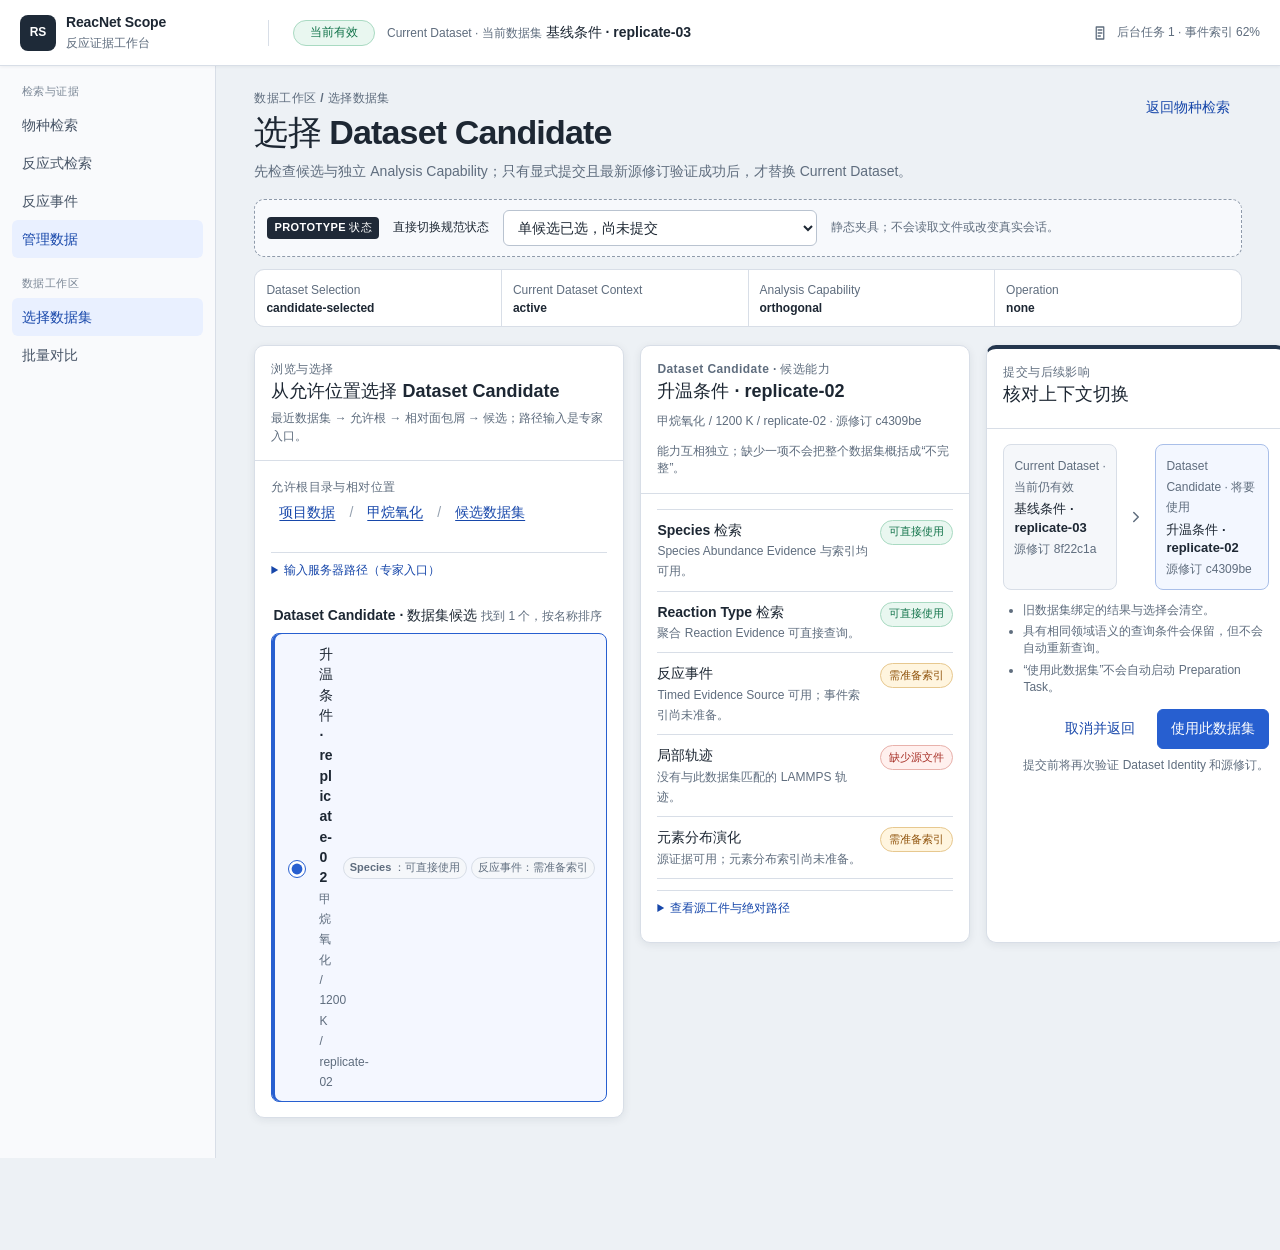
<file: scripts/webapp_dash/prototypes/dataset-selection-prototype/index.html>
<!doctype html>
<html lang="zh-CN">
  <head>
    <meta charset="utf-8" />
    <meta name="viewport" content="width=device-width, initial-scale=1" />
    <meta name="color-scheme" content="light" />
    <title>选择数据集 · ReacNet Scope UI prototype</title>
    <link rel="stylesheet" href="prototype.css" />
  </head>
  <body>
    <!--
      Three variants of the dedicated dataset-selection page, switchable via
      ?variant=, on a throwaway route beside the existing Dash app.
    -->
    <div id="prototype-root"></div>
    <div id="prototype-announcer" class="sr-only" aria-live="polite"></div>
    <script src="prototype.js"></script>
  </body>
</html>
</file>
<file: scripts/webapp_dash/prototypes/dataset-selection-prototype/prototype.css>
:root {
  --surface: #ffffff;
  --surface-subtle: #f5f7fa;
  --surface-quiet: #eef2f6;
  --canvas: #edf1f5;
  --border: #d8dee7;
  --border-strong: #b9c3d0;
  --text: #1d2733;
  --text-muted: #5f6d7e;
  --action: #275fd0;
  --action-hover: #1747aa;
  --action-soft: #e9f0ff;
  --focus: #8c52ff;
  --success: #12734a;
  --success-bg: #e9f7f0;
  --success-border: #a9dac2;
  --warning: #8e5109;
  --warning-bg: #fff5df;
  --warning-border: #e7c88f;
  --danger: #a83229;
  --danger-bg: #fff0ee;
  --danger-border: #e8b1ab;
  --info-bg: #edf4ff;
  --info-border: #b8cff6;
  --radius-sm: 6px;
  --radius: 10px;
  --shadow: 0 2px 8px rgb(29 39 51 / 8%);
  --space-1: 4px;
  --space-2: 8px;
  --space-3: 12px;
  --space-4: 16px;
  --space-5: 24px;
  --space-6: 32px;
  font-family: Inter, -apple-system, BlinkMacSystemFont, "Segoe UI", "PingFang SC",
    "Hiragino Sans GB", "Microsoft YaHei", sans-serif;
  color: var(--text);
  background: var(--canvas);
  font-synthesis: none;
}

* {
  box-sizing: border-box;
}

html,
body {
  min-width: 0;
  min-height: 100%;
  margin: 0;
  background: var(--canvas);
}

body {
  min-width: 0;
  padding-bottom: 92px;
  font-size: 14px;
  line-height: 1.45;
  overflow-x: hidden;
}

button,
input,
select {
  font: inherit;
}

button,
select,
input[type="text"] {
  min-height: 36px;
}

button,
select,
input,
summary {
  border-radius: var(--radius-sm);
}

button:focus-visible,
select:focus-visible,
input:focus-visible,
summary:focus-visible,
a:focus-visible {
  outline: 3px solid color-mix(in srgb, var(--focus) 72%, white);
  outline-offset: 2px;
}

button {
  border: 1px solid var(--border-strong);
  background: var(--surface);
  color: var(--text);
  cursor: pointer;
}

button:hover:not(:disabled) {
  border-color: #8c98a8;
  background: var(--surface-subtle);
}

button:disabled {
  cursor: not-allowed;
  opacity: 0.62;
}

.sr-only {
  position: absolute;
  width: 1px;
  height: 1px;
  padding: 0;
  margin: -1px;
  overflow: hidden;
  clip: rect(0, 0, 0, 0);
  white-space: nowrap;
  border: 0;
}

.app-shell {
  min-width: 0;
  min-height: 100vh;
}

.global-context {
  position: relative;
  z-index: 5;
  display: grid;
  grid-template-columns: minmax(190px, 224px) minmax(0, 1fr) auto;
  min-height: 66px;
  align-items: center;
  gap: var(--space-5);
  padding: 10px 20px;
  border-bottom: 1px solid var(--border);
  background: var(--surface);
  box-shadow: 0 1px 3px rgb(29 39 51 / 6%);
}

.brand-lockup,
.global-dataset,
.task-summary,
.mobile-nav,
.page-heading-row,
.row,
.button-row,
.candidate-heading,
.impact-pair,
.context-compare,
.capability-line,
.prototype-switcher,
.prototype-state-control,
.crumbs,
.recent-list {
  display: flex;
  align-items: center;
}

.brand-lockup {
  gap: 10px;
}

.brand-mark {
  display: grid;
  width: 36px;
  height: 36px;
  flex: 0 0 auto;
  place-items: center;
  border-radius: 8px;
  background: #1e2a38;
  color: #fff;
  font-size: 12px;
  font-weight: 800;
}

.brand-name {
  display: block;
  font-weight: 750;
  letter-spacing: -0.01em;
}

.brand-subtitle,
.meta-label,
.eyebrow,
.panel-kicker,
.field-note,
.candidate-path,
.capability-reason,
.state-axis-label,
.step-copy,
.tree-meta,
.table-path,
.muted {
  color: var(--text-muted);
}

.brand-subtitle,
.meta-label,
.panel-kicker,
.eyebrow,
.state-axis-label,
.tree-meta,
.table-path {
  font-size: 12px;
}

.global-dataset {
  min-width: 0;
  gap: 12px;
  padding-left: var(--space-5);
  border-left: 1px solid var(--border);
}

.global-dataset-copy {
  min-width: 0;
}

.global-dataset-name {
  overflow: hidden;
  font-size: 14px;
  font-weight: 700;
  text-overflow: ellipsis;
  white-space: nowrap;
}

.status-mark {
  display: inline-flex;
  min-width: 82px;
  min-height: 26px;
  align-items: center;
  justify-content: center;
  padding: 3px 9px;
  border: 1px solid var(--border);
  border-radius: 999px;
  background: var(--surface-subtle);
  color: var(--text-muted);
  font-size: 12px;
  font-weight: 700;
  white-space: nowrap;
}

.status-mark.ready,
.cap-badge.ready {
  border-color: var(--success-border);
  background: var(--success-bg);
  color: var(--success);
}

.status-mark.warning,
.cap-badge.needs-preparation,
.cap-badge.stale {
  border-color: var(--warning-border);
  background: var(--warning-bg);
  color: var(--warning);
}

.status-mark.danger,
.cap-badge.missing-source,
.cap-badge.invalid {
  border-color: var(--danger-border);
  background: var(--danger-bg);
  color: var(--danger);
}

.task-summary {
  gap: 8px;
  color: var(--text-muted);
  font-size: 12px;
  white-space: nowrap;
}

.task-icon,
.svg-icon {
  width: 18px;
  height: 18px;
  flex: 0 0 auto;
}

.workspace-shell {
  display: grid;
  grid-template-columns: 216px minmax(0, 1fr);
  min-width: 0;
}

.side-nav {
  min-height: calc(100vh - 66px);
  padding: 18px 12px;
  border-right: 1px solid var(--border);
  background: #f9fafc;
}

.nav-group-label {
  margin: 18px 10px 6px;
  color: #7b8796;
  font-size: 11px;
  font-weight: 750;
  letter-spacing: 0.04em;
  text-transform: uppercase;
}

.nav-group-label:first-child {
  margin-top: 0;
}

.nav-item {
  display: flex;
  width: 100%;
  min-height: 38px;
  align-items: center;
  gap: 9px;
  padding: 7px 10px;
  border: 0;
  background: transparent;
  color: #485567;
  text-align: left;
}

.nav-item.active {
  background: var(--action-soft);
  color: var(--action-hover);
  font-weight: 700;
}

.mobile-nav {
  display: none;
}

.page-main {
  min-width: 0;
  padding: 24px clamp(18px, 3vw, 42px) 40px;
}

.page-frame {
  width: min(1180px, 100%);
  margin: 0 auto;
}

.page-heading-row {
  align-items: flex-start;
  justify-content: space-between;
  gap: var(--space-5);
}

.eyebrow,
.panel-kicker {
  margin: 0 0 6px;
  font-weight: 750;
  letter-spacing: 0.035em;
}

h1,
h2,
h3,
p {
  margin-top: 0;
}

h1 {
  margin-bottom: 8px;
  font-size: clamp(26px, 3vw, 34px);
  line-height: 1.16;
  letter-spacing: -0.025em;
}

h2 {
  margin-bottom: 6px;
  font-size: 18px;
}

h3 {
  margin-bottom: 4px;
  font-size: 15px;
}

.page-description {
  max-width: 720px;
  margin-bottom: 0;
  color: var(--text-muted);
  font-size: 14px;
}

.return-link {
  flex: 0 0 auto;
  min-height: 36px;
  padding: 7px 12px;
  color: var(--action-hover);
  text-decoration: none;
}

.prototype-state-control {
  flex-wrap: wrap;
  gap: 10px 14px;
  margin: 18px 0 12px;
  padding: 10px 12px;
  border: 1px dashed #8e9aaa;
  border-radius: var(--radius);
  background: #f7f9fc;
}

.prototype-tag {
  padding: 3px 7px;
  border-radius: 4px;
  background: #1f2937;
  color: #fff;
  font-size: 11px;
  font-weight: 800;
  letter-spacing: 0.04em;
}

.prototype-state-control label {
  font-size: 12px;
  font-weight: 700;
}

.prototype-state-control select {
  min-width: 260px;
  padding: 6px 34px 6px 10px;
  border: 1px solid var(--border-strong);
  background: var(--surface);
  color: var(--text);
}

.state-ledger {
  display: grid;
  grid-template-columns: repeat(4, minmax(0, 1fr));
  gap: 1px;
  margin-bottom: 18px;
  overflow: hidden;
  border: 1px solid var(--border);
  border-radius: var(--radius);
  background: var(--border);
}

.state-axis {
  min-width: 0;
  padding: 9px 11px;
  background: var(--surface);
}

.state-axis-value {
  display: block;
  overflow-wrap: anywhere;
  font-size: 12px;
  font-weight: 750;
}

.feedback {
  margin-bottom: 14px;
  padding: 12px 14px;
  border: 1px solid var(--info-border);
  border-radius: var(--radius);
  background: var(--info-bg);
}

.feedback.error {
  border-color: var(--danger-border);
  background: var(--danger-bg);
  color: #6f241e;
}

.feedback.warning {
  border-color: var(--warning-border);
  background: var(--warning-bg);
  color: #6f400a;
}

.feedback.success {
  border-color: var(--success-border);
  background: var(--success-bg);
  color: #0f5f3e;
}

.feedback strong {
  display: block;
  margin-bottom: 3px;
}

.panel {
  min-width: 0;
  border: 1px solid var(--border);
  border-radius: var(--radius);
  background: var(--surface);
  box-shadow: var(--shadow);
}

.panel-head,
.panel-body {
  padding: 15px 16px;
}

.panel-head {
  border-bottom: 1px solid var(--border);
}

.panel-head p,
.panel-body > p:last-child {
  margin-bottom: 0;
}

.panel-subtitle,
.field-note,
.candidate-path,
.capability-reason,
.step-copy {
  font-size: 12px;
}

.panel-subtitle {
  color: var(--text-muted);
}

.variant-a-grid {
  display: grid;
  grid-template-columns: minmax(0, 1.3fr) minmax(330px, 0.8fr);
  align-items: start;
  gap: 16px;
}

.variant-a-detail {
  display: grid;
  gap: 16px;
}

@media (min-width: 1200px) {
  .variant-a-grid {
    grid-template-columns: minmax(370px, 0.9fr) minmax(610px, 1.25fr);
  }

  .variant-a-detail {
    grid-template-columns: minmax(330px, 1fr) minmax(300px, 0.95fr);
  }
}

.location-stack {
  display: grid;
  gap: 12px;
}

.recent-list,
.crumbs {
  flex-wrap: wrap;
  gap: 6px;
}

.text-button,
.crumb-button {
  min-height: 32px;
  padding: 4px 8px;
  border: 0;
  background: transparent;
  color: var(--action-hover);
  text-decoration: underline;
  text-underline-offset: 3px;
}

.crumb-separator {
  color: #94a0af;
}

.expert-path {
  margin-top: 11px;
  border-top: 1px solid var(--border);
}

.expert-path summary {
  min-height: 36px;
  padding-top: 9px;
  color: var(--action-hover);
  cursor: pointer;
  font-size: 12px;
  font-weight: 650;
}

.path-entry {
  display: grid;
  grid-template-columns: minmax(0, 1fr) auto;
  gap: 8px;
  padding: 8px 0 2px;
}

.path-entry input {
  min-width: 0;
  padding: 7px 9px;
  border: 1px solid var(--border-strong);
}

.path-entry button,
.button-secondary,
.button-text,
.button-primary {
  padding: 8px 13px;
  font-weight: 700;
}

.button-primary {
  min-height: 40px;
  border-color: var(--action);
  background: var(--action);
  color: #fff;
}

.button-primary:hover:not(:disabled) {
  border-color: var(--action-hover);
  background: var(--action-hover);
}

.button-text {
  border-color: transparent;
  background: transparent;
  color: var(--action-hover);
}

.candidate-fieldset {
  min-width: 0;
  margin: 0;
  padding: 0;
  border: 0;
}

.candidate-fieldset legend {
  width: 100%;
  margin-bottom: 8px;
  font-weight: 750;
}

.candidate-count {
  color: var(--text-muted);
  font-size: 12px;
  font-weight: 500;
}

.candidate-list {
  display: grid;
  gap: 8px;
}

.candidate-option {
  position: relative;
  display: grid;
  grid-template-columns: auto minmax(0, 1fr) auto;
  align-items: center;
  gap: 10px;
  min-width: 0;
  min-height: 62px;
  padding: 10px 11px;
  border: 1px solid var(--border);
  border-radius: 8px;
  background: var(--surface);
  cursor: pointer;
}

.candidate-option:hover {
  border-color: #94a3b8;
}

.candidate-option.selected {
  border-color: var(--action);
  box-shadow: inset 3px 0 0 var(--action);
  background: #f4f7ff;
}

.candidate-option input {
  width: 18px;
  height: 18px;
  accent-color: var(--action);
}

.candidate-name {
  display: block;
  overflow-wrap: anywhere;
  font-weight: 750;
}

.candidate-summary-badges {
  display: flex;
  flex-wrap: wrap;
  justify-content: flex-end;
  gap: 4px;
}

.mini-badge,
.cap-badge {
  display: inline-flex;
  align-items: center;
  border: 1px solid var(--border);
  border-radius: 999px;
  background: var(--surface-subtle);
  color: var(--text-muted);
  font-size: 11px;
  font-weight: 700;
  white-space: nowrap;
}

.mini-badge {
  min-height: 22px;
  padding: 2px 6px;
}

.cap-badge {
  min-height: 25px;
  padding: 3px 8px;
}

.candidate-empty {
  display: grid;
  min-height: 132px;
  place-items: center;
  padding: 20px;
  border: 1px dashed var(--border-strong);
  border-radius: 8px;
  color: var(--text-muted);
  text-align: center;
}

.candidate-heading {
  align-items: flex-start;
  justify-content: space-between;
  gap: 10px;
  margin-bottom: 12px;
}

.candidate-heading h3 {
  margin-bottom: 2px;
}

.capability-list {
  display: grid;
  gap: 0;
  border-top: 1px solid var(--border);
}

.capability-line {
  min-width: 0;
  align-items: flex-start;
  gap: 12px;
  padding: 10px 0;
  border-bottom: 1px solid var(--border);
}

.capability-copy {
  min-width: 0;
  flex: 1 1 auto;
}

.capability-name {
  display: block;
  font-weight: 700;
}

.cap-badge {
  flex: 0 0 auto;
}

.transaction-card {
  border-top: 4px solid #24364d;
}

.context-compare {
  align-items: stretch;
  gap: 8px;
}

.context-box {
  min-width: 0;
  flex: 1 1 0;
  padding: 10px;
  border: 1px solid var(--border);
  border-radius: 8px;
  background: var(--surface-subtle);
}

.context-box.candidate {
  border-color: #a9bfe9;
  background: #f3f7ff;
}

.context-name {
  display: block;
  margin-top: 4px;
  overflow-wrap: anywhere;
  font-size: 13px;
  font-weight: 750;
}

.compare-arrow {
  display: grid;
  flex: 0 0 22px;
  place-items: center;
  color: var(--text-muted);
}

.impact-list {
  margin: 12px 0;
  padding-left: 20px;
  color: var(--text-muted);
  font-size: 12px;
}

.impact-list li + li {
  margin-top: 4px;
}

.button-row {
  justify-content: flex-end;
  gap: 8px;
}

.button-reason {
  margin: 8px 0 0;
  color: var(--text-muted);
  font-size: 12px;
  text-align: right;
}

.progress-line {
  position: relative;
  height: 4px;
  margin: -1px 0 12px;
  overflow: hidden;
  border-radius: 999px;
  background: #dde5ef;
}

.progress-line::before {
  position: absolute;
  width: 34%;
  height: 100%;
  border-radius: inherit;
  background: var(--action);
  content: "";
  animation: indeterminate 1.4s ease-in-out infinite;
}

@keyframes indeterminate {
  from { transform: translateX(-105%); }
  to { transform: translateX(300%); }
}

/* Variant B: a single, explicit vertical decision path. */
.variant-b-flow {
  display: grid;
  max-width: 890px;
  margin: 0 auto;
  gap: 12px;
}

.step-card {
  display: grid;
  grid-template-columns: 48px minmax(0, 1fr);
  min-width: 0;
  overflow: hidden;
  border: 1px solid var(--border);
  border-radius: var(--radius);
  background: var(--surface);
  box-shadow: var(--shadow);
}

.step-number {
  display: grid;
  min-height: 100%;
  place-items: start center;
  padding-top: 16px;
  border-right: 1px solid var(--border);
  background: var(--surface-subtle);
  color: #5e6a79;
  font-size: 18px;
  font-weight: 800;
}

.step-card.current .step-number {
  background: var(--action);
  color: #fff;
}

.step-content {
  min-width: 0;
  padding: 15px 16px;
}

.step-heading {
  display: grid;
  grid-template-columns: minmax(0, 1fr) auto;
  gap: 12px;
  align-items: start;
}

.step-heading h2 {
  margin-bottom: 3px;
}

.step-card .candidate-list {
  grid-template-columns: repeat(2, minmax(0, 1fr));
  margin-top: 12px;
}

.step-card .candidate-option {
  grid-template-columns: auto minmax(0, 1fr);
}

.step-card .candidate-summary-badges {
  grid-column: 2;
  justify-content: flex-start;
}

.step-capability-grid {
  display: grid;
  grid-template-columns: repeat(2, minmax(0, 1fr));
  gap: 8px;
  margin-top: 12px;
}

.step-capability {
  padding: 10px;
  border: 1px solid var(--border);
  border-radius: 8px;
  background: var(--surface-subtle);
}

.step-capability .cap-badge {
  margin-top: 6px;
}

.step-transaction {
  display: grid;
  grid-template-columns: minmax(0, 1fr) auto;
  align-items: end;
  gap: 16px;
  margin-top: 14px;
  padding-top: 14px;
  border-top: 1px solid var(--border);
}

.step-transaction .button-row {
  flex-wrap: wrap;
}

/* Variant C: dense three-zone console for high-volume comparison. */
.variant-c-console {
  display: grid;
  grid-template-columns: minmax(190px, 0.65fr) minmax(360px, 1.35fr) minmax(300px, 0.9fr);
  align-items: start;
  gap: 12px;
}

.console-zone {
  min-width: 0;
  overflow: hidden;
  border: 1px solid var(--border);
  border-radius: var(--radius);
  background: var(--surface);
  box-shadow: var(--shadow);
}

.console-zone-head {
  padding: 11px 12px;
  border-bottom: 1px solid var(--border);
  background: var(--surface-subtle);
}

.console-zone-head h2 {
  margin-bottom: 2px;
  font-size: 15px;
}

.tree-list,
.candidate-table,
.console-rail {
  padding: 10px;
}

.tree-list {
  display: grid;
  gap: 3px;
}

.tree-row {
  display: grid;
  grid-template-columns: 18px minmax(0, 1fr);
  gap: 7px;
  min-height: 34px;
  align-items: center;
  padding: 5px 7px;
  border: 0;
  background: transparent;
  text-align: left;
}

.tree-row.active {
  background: var(--action-soft);
  color: var(--action-hover);
  font-weight: 700;
}

.tree-indent {
  padding-left: 18px;
}

.candidate-table {
  display: grid;
  gap: 5px;
}

.table-header,
.table-row {
  display: grid;
  grid-template-columns: 24px minmax(125px, 1.4fr) repeat(3, minmax(78px, 0.75fr));
  align-items: center;
  gap: 7px;
  min-width: 0;
}

.table-header {
  min-height: 28px;
  color: var(--text-muted);
  font-size: 11px;
  font-weight: 700;
}

.table-row {
  min-height: 54px;
  padding: 7px 5px;
  border: 1px solid var(--border);
  border-radius: 7px;
}

.table-row.selected {
  border-color: var(--action);
  background: #f4f7ff;
}

.table-row input {
  width: 18px;
  height: 18px;
  accent-color: var(--action);
}

.table-name {
  min-width: 0;
  font-weight: 750;
}

.table-path {
  display: block;
  overflow: hidden;
  text-overflow: ellipsis;
  white-space: nowrap;
}

.table-state {
  font-size: 11px;
  font-weight: 700;
}

.table-state.ready { color: var(--success); }
.table-state.warning { color: var(--warning); }
.table-state.danger { color: var(--danger); }

.console-rail {
  display: grid;
  gap: 12px;
}

.rail-section + .rail-section {
  padding-top: 12px;
  border-top: 1px solid var(--border);
}

.rail-section h3 {
  margin-bottom: 8px;
}

.rail-context {
  padding: 9px;
  border-left: 3px solid #566678;
  background: var(--surface-subtle);
}

.rail-context.candidate {
  border-left-color: var(--action);
  background: var(--action-soft);
}

.rail-context + .rail-context {
  margin-top: 7px;
}

.rail-cap-list {
  display: grid;
  gap: 6px;
}

.rail-cap-row {
  display: grid;
  grid-template-columns: minmax(0, 1fr) auto;
  align-items: center;
  gap: 7px;
  font-size: 12px;
}

.console-rail .button-row {
  display: grid;
  grid-template-columns: 1fr;
}

.console-rail .button-row button {
  width: 100%;
}

.prototype-switcher {
  position: fixed;
  z-index: 30;
  left: 50%;
  bottom: 16px;
  width: min(520px, calc(100vw - 24px));
  min-height: 54px;
  justify-content: space-between;
  gap: 8px;
  padding: 7px;
  transform: translateX(-50%);
  border: 1px solid #4b5563;
  border-radius: 999px;
  background: #111827;
  box-shadow: 0 8px 30px rgb(15 23 42 / 32%);
  color: #fff;
}

.prototype-switcher[hidden] {
  display: none;
}

.switcher-button {
  display: grid;
  width: 40px;
  height: 40px;
  min-height: 40px;
  flex: 0 0 auto;
  place-items: center;
  border: 1px solid #64748b;
  border-radius: 50%;
  background: #263244;
  color: #fff;
}

.switcher-button:hover:not(:disabled) {
  border-color: #9fb3d4;
  background: #34435a;
}

.switcher-label {
  min-width: 0;
  text-align: center;
}

.switcher-label strong,
.switcher-label span {
  display: block;
}

.switcher-label span {
  color: #cbd5e1;
  font-size: 11px;
}

@media (max-width: 1040px) {
  .workspace-shell {
    grid-template-columns: 176px minmax(0, 1fr);
  }

  .variant-a-grid {
    grid-template-columns: minmax(0, 1fr) minmax(280px, 0.8fr);
  }

  .variant-c-console {
    grid-template-columns: minmax(170px, 0.55fr) minmax(0, 1.45fr);
  }

  .variant-c-console .console-zone:last-child {
    grid-column: 1 / -1;
  }

  .console-rail {
    grid-template-columns: repeat(3, minmax(0, 1fr));
  }

  .rail-section + .rail-section {
    padding-top: 0;
    padding-left: 12px;
    border-top: 0;
    border-left: 1px solid var(--border);
  }
}

@media (max-width: 768px) {
  body {
    padding-bottom: 88px;
  }

  .global-context {
    grid-template-columns: minmax(0, 1fr) auto;
    gap: 10px 16px;
    padding: 10px 14px;
  }

  .global-dataset {
    grid-column: 1 / -1;
    grid-row: 2;
    padding: 9px 0 0;
    border-top: 1px solid var(--border);
    border-left: 0;
  }

  .task-summary {
    grid-column: 2;
    grid-row: 1;
  }

  .workspace-shell {
    display: block;
  }

  .side-nav {
    display: none;
  }

  .mobile-nav {
    display: flex;
    min-width: 0;
    gap: 4px;
    padding: 6px 10px;
    overflow: hidden;
    border-bottom: 1px solid var(--border);
    background: #f9fafc;
  }

  .mobile-nav .nav-item {
    width: auto;
    min-width: 0;
    flex: 1 1 0;
    justify-content: center;
    padding-inline: 6px;
    white-space: nowrap;
  }

  .page-main {
    padding: 18px 14px 34px;
  }

  .page-heading-row {
    display: block;
  }

  .return-link {
    display: inline-flex;
    margin-top: 8px;
    padding-left: 0;
  }

  .prototype-state-control select {
    min-width: 0;
    flex: 1 1 260px;
  }

  .state-ledger {
    grid-template-columns: repeat(2, minmax(0, 1fr));
  }

  .variant-a-grid,
  .variant-c-console {
    grid-template-columns: minmax(0, 1fr);
  }

  .variant-c-console .console-zone:last-child {
    grid-column: auto;
  }

  .variant-a-detail {
    grid-template-columns: repeat(2, minmax(0, 1fr));
  }

  .transaction-card {
    grid-column: 1 / -1;
  }

  .step-card .candidate-list,
  .step-capability-grid {
    grid-template-columns: minmax(0, 1fr);
  }

  .console-rail {
    grid-template-columns: minmax(0, 1fr);
  }

  .rail-section + .rail-section {
    padding-top: 12px;
    padding-left: 0;
    border-top: 1px solid var(--border);
    border-left: 0;
  }
}

@media (max-width: 480px) {
  body {
    font-size: 13px;
  }

  .global-context {
    grid-template-columns: minmax(0, 1fr);
  }

  .brand-subtitle,
  .task-summary span {
    display: none;
  }

  .task-summary {
    position: absolute;
    top: 18px;
    right: 14px;
  }

  .global-dataset {
    grid-column: 1;
    grid-row: auto;
    align-items: flex-start;
  }

  .global-dataset-name {
    white-space: normal;
  }

  .status-mark {
    min-width: 70px;
  }

  .mobile-nav .nav-item:nth-child(-n + 2) {
    display: none;
  }

  .page-main {
    padding: 16px 12px 28px;
  }

  h1 {
    font-size: 25px;
  }

  .prototype-state-control {
    align-items: stretch;
  }

  .prototype-state-control label,
  .prototype-state-control select {
    width: 100%;
  }

  .prototype-state-control .field-note {
    display: none;
  }

  .state-ledger {
    grid-template-columns: repeat(2, minmax(0, 1fr));
  }

  .variant-a-detail {
    grid-template-columns: minmax(0, 1fr);
  }

  .candidate-option {
    grid-template-columns: auto minmax(0, 1fr);
  }

  .candidate-summary-badges {
    grid-column: 2;
    justify-content: flex-start;
  }

  .capability-line {
    display: grid;
    grid-template-columns: minmax(0, 1fr);
  }

  .cap-badge {
    width: fit-content;
  }

  .context-compare {
    display: grid;
    grid-template-columns: minmax(0, 1fr);
  }

  .compare-arrow {
    width: 100%;
    transform: rotate(90deg);
  }

  .button-row,
  .step-transaction {
    display: grid;
    grid-template-columns: minmax(0, 1fr);
  }

  .button-row button,
  .step-transaction button {
    width: 100%;
  }

  .button-reason {
    text-align: left;
  }

  .step-card {
    grid-template-columns: 36px minmax(0, 1fr);
  }

  .step-number {
    font-size: 15px;
  }

  .step-heading {
    grid-template-columns: minmax(0, 1fr);
  }

  .step-transaction {
    align-items: stretch;
  }

  .table-header {
    display: none;
  }

  .table-row {
    grid-template-columns: 22px minmax(0, 1fr);
    align-items: start;
    gap: 5px 8px;
    padding: 10px 8px;
  }

  .table-row .table-state {
    grid-column: 2;
  }

  .prototype-switcher {
    min-height: 58px;
    bottom: 10px;
  }

  .switcher-label strong {
    font-size: 12px;
  }

  .switcher-label span {
    max-width: 174px;
    overflow: hidden;
    text-overflow: ellipsis;
    white-space: nowrap;
  }
}

@media (prefers-reduced-motion: reduce) {
  *,
  *::before,
  *::after {
    scroll-behavior: auto !important;
    animation-duration: 0.001ms !important;
    animation-iteration-count: 1 !important;
  }
}
</file>
